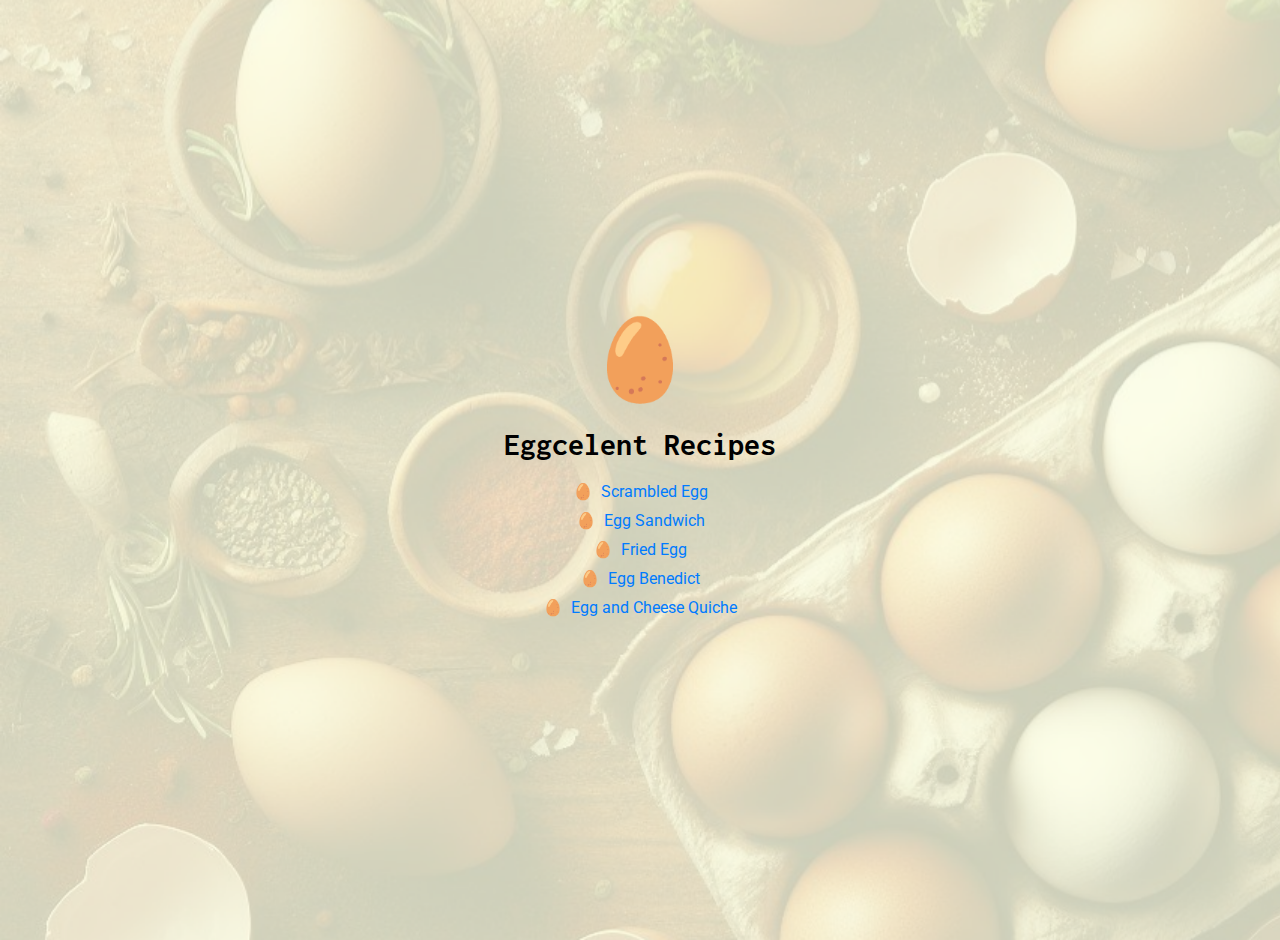
<file: index.html>
<!DOCTYPE html>
<html lang="en">
<head>
  <meta charset="UTF-8">
  <meta name="viewport" content="user-scalable=no, initial-scale=1, maximum-scale=1, minimum-scale=1, width=device-width, height=device-height, target-densitydpi=device-dpi"/>
  <meta name="description" content="Odin Recipes is a project dedicated to celebrating the versatility of eggs in the kitchen. From breakfast classics to innovative dinner ideas, we've got your egg cravings covered.">
  <meta name="keywords" content="chessur, Egg, odin, TOP, recipe, scrambled egg">
  <meta name="author" content="Chessur">
  <title>Egg Recipes | The Odin Project</title>
  <link rel="shortcut icon" href="favicon.ico" type="image/x-icon">
  <link rel="stylesheet" href="./main.css">
</head>
<body class="hidden">
  <div class="container">
    <div class="left">
      <p class="emoji">🥚</p>
      <h1>Eggcelent Recipes</h1>
      <ul class="center">
        <li><a href="./pages/eggScramble.html">Scrambled Egg</a></li>
        <li><a href="./pages/eggSandwich.html">Egg Sandwich</a></li>
        <li><a href="./pages/friedEgg.html">Fried Egg</a></li>
        <li><a href="./pages/eggBenedict.html">Egg Benedict</a></li>
        <li><a href="./pages/eggAndCheeseQuiche.html">Egg and Cheese Quiche</a></li>
      </ul>
    </div>
  </div>
</body>
</html>
</file>
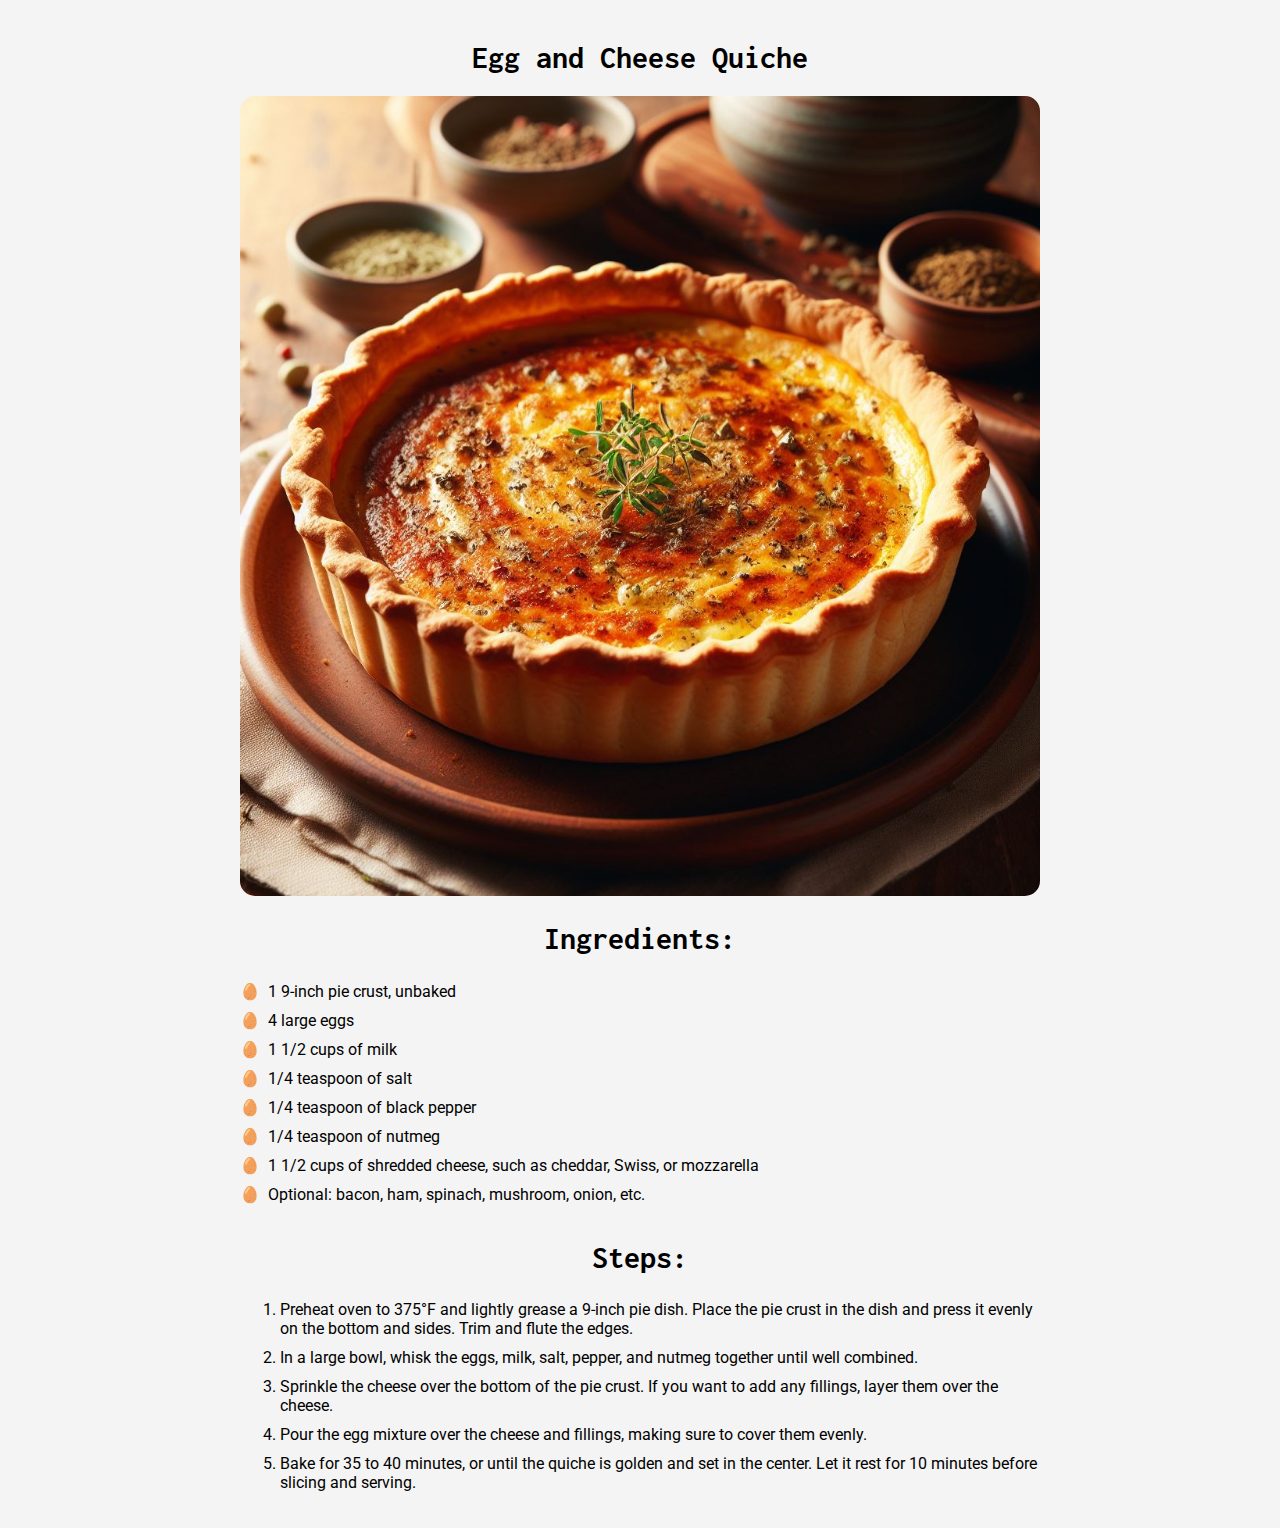
<file: pages/eggAndCheeseQuiche.html>
<!DOCTYPE html>
<html lang="en">
<head>
  <meta charset="UTF-8">
  <meta name="viewport" content="user-scalable=no, initial-scale=1, maximum-scale=1, minimum-scale=1, width=device-width, height=device-height, target-densitydpi=device-dpi"/>
  <meta name="description" content="Odin Recipes is a project dedicated to celebrating the versatility of eggs in the kitchen. From breakfast classics to innovative dinner ideas, we've got your egg cravings covered.">
  <meta name="keywords" content="chessur, Egg, odin, TOP, recipe, scrambled egg">
  <meta name="author" content="Chessur">
  <title>Egg and Cheese Quiche | Odin Recipes | The Odin Project</title>
  <link rel="stylesheet" href="../main.css">
</head>
<body>
  <article class="recipe">
    <h1>Egg and Cheese Quiche</h1>

    <img src="../images/eggAndCheeseQuiche.jpg" alt="Egg and Cheese Quiche" loading="lazy">

    <section class="ingredients">
      <h2>Ingredients:</h2>
      <ul>
        <li>1 9-inch pie crust, unbaked</li>
        <li>4 large eggs</li>
        <li>1 1/2 cups of milk</li>
        <li>1/4 teaspoon of salt</li>
        <li>1/4 teaspoon of black pepper</li>
        <li>1/4 teaspoon of nutmeg</li>
        <li>1 1/2 cups of shredded cheese, such as cheddar, Swiss, or mozzarella</li>
        <li>Optional: bacon, ham, spinach, mushroom, onion, etc.</li>
      </ul>
    </section>

    <section class="procedure">
      <h2>Steps:</h2>
      <ol>
        <li>Preheat oven to 375°F and lightly grease a 9-inch pie dish. Place the pie crust in the dish and press it evenly on the bottom and sides. Trim and flute the edges.</li>
        <li>In a large bowl, whisk the eggs, milk, salt, pepper, and nutmeg together until well combined.</li>
        <li>Sprinkle the cheese over the bottom of the pie crust. If you want to add any fillings, layer them over the cheese.</li>
        <li>Pour the egg mixture over the cheese and fillings, making sure to cover them evenly.</li>
        <li>Bake for 35 to 40 minutes, or until the quiche is golden and set in the center. Let it rest for 10 minutes before slicing and serving.</li>
      </ol>
    </section>
  </article>
</body>
</html>
</file>
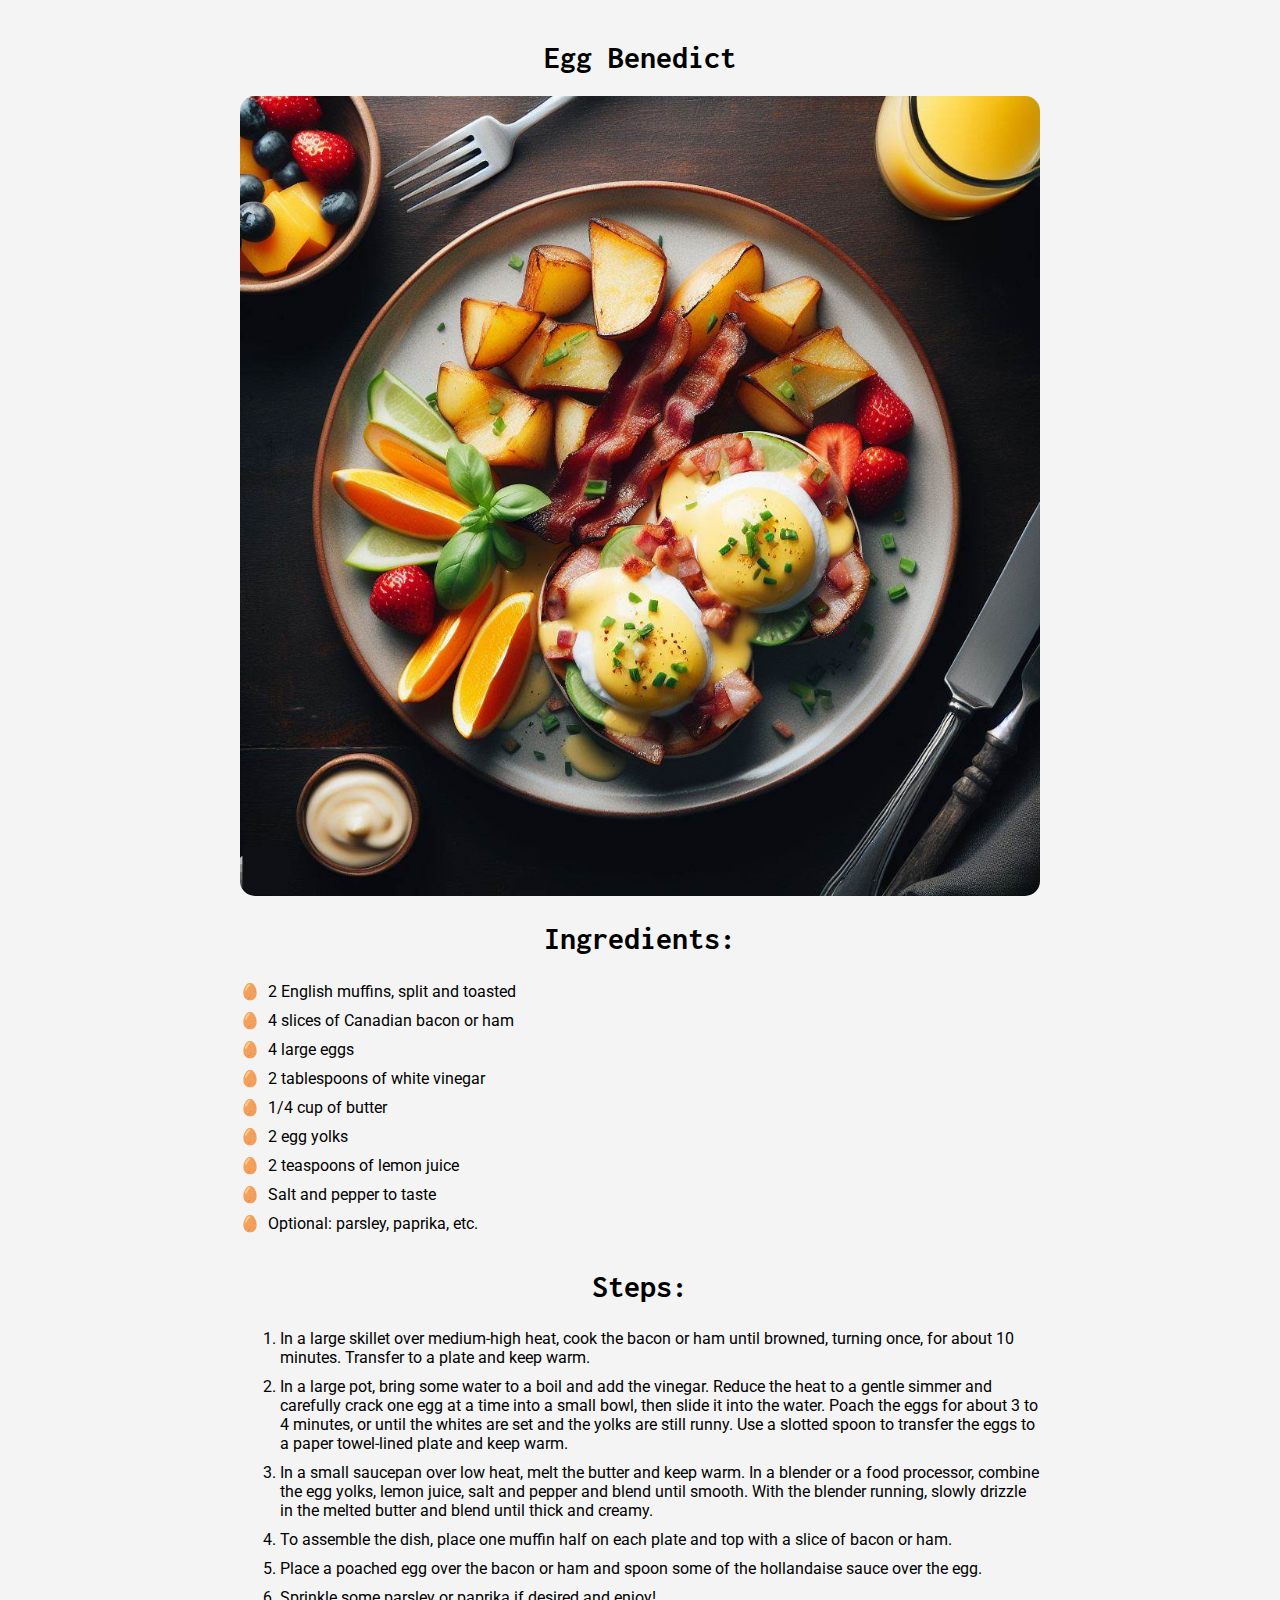
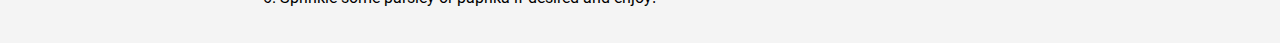
<file: pages/eggBenedict.html>
<!DOCTYPE html>
<html lang="en">
<head>
  <meta charset="UTF-8">
  <meta name="viewport" content="user-scalable=no, initial-scale=1, maximum-scale=1, minimum-scale=1, width=device-width, height=device-height, target-densitydpi=device-dpi"/>
  <meta name="description" content="Odin Recipes is a project dedicated to celebrating the versatility of eggs in the kitchen. From breakfast classics to innovative dinner ideas, we've got your egg cravings covered.">
  <meta name="keywords" content="chessur, Egg, odin, TOP, recipe, scrambled egg">
  <meta name="author" content="Chessur">
  <title>Egg Benedict | Odin Recipes | The Odin Project</title>
  <link rel="stylesheet" href="./../main.css">
</head>
<body>
  <article class="recipe">
    <h1>Egg Benedict</h1>

    <img src="../images/eggBenedict.png" alt="Egg Benedict" loading="lazy">

    <section class="ingredients">
      <h2>Ingredients:</h2>
      <ul>
        <li>2 English muffins, split and toasted</li>
        <li>4 slices of Canadian bacon or ham</li>
        <li>4 large eggs</li>
        <li>2 tablespoons of white vinegar</li>
        <li>1/4 cup of butter</li>
        <li>2 egg yolks</li>
        <li>2 teaspoons of lemon juice</li>
        <li>Salt and pepper to taste</li>
        <li>Optional: parsley, paprika, etc.</li>
      </ul>
    </section>

    <section class="procedure">
      <h2>Steps:</h2>
      <ol>
        <li>In a large skillet over medium-high heat, cook the bacon or ham until browned, turning once, for about 10 minutes. Transfer to a plate and keep warm.</li>
        <li>In a large pot, bring some water to a boil and add the vinegar. Reduce the heat to a gentle simmer and carefully crack one egg at a time into a small bowl, then slide it into the water. Poach the eggs for about 3 to 4 minutes, or until the whites are set and the yolks are still runny. Use a slotted spoon to transfer the eggs to a paper towel-lined plate and keep warm.</li>
        <li>In a small saucepan over low heat, melt the butter and keep warm. In a blender or a food processor, combine the egg yolks, lemon juice, salt and pepper and blend until smooth. With the blender running, slowly drizzle in the melted butter and blend until thick and creamy.</li>
        <li>To assemble the dish, place one muffin half on each plate and top with a slice of bacon or ham.</li>
        <li>Place a poached egg over the bacon or ham and spoon some of the hollandaise sauce over the egg.</li>
        <li>Sprinkle some parsley or paprika if desired and enjoy!</li>
      </ol>
    </section>
  </article>
</body>
</html>
</file>
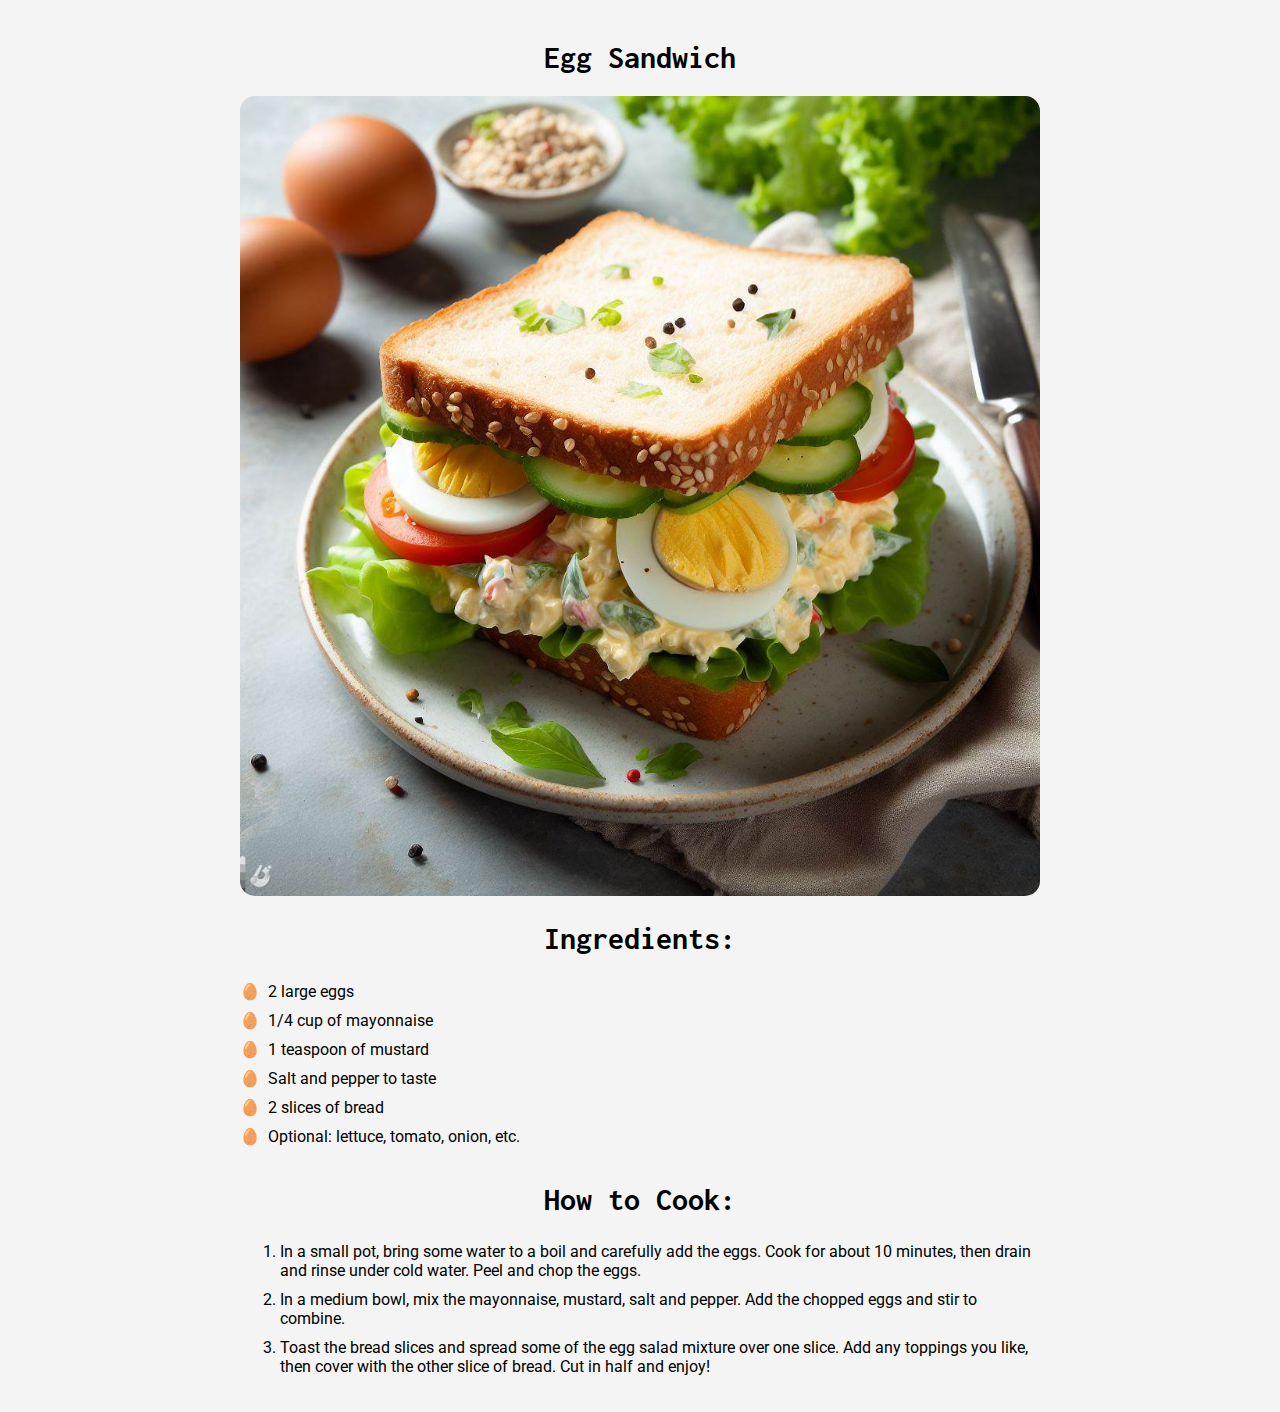
<file: pages/eggSandwich.html>
<!DOCTYPE html>
<html lang="en">
<head>
  <meta charset="UTF-8">
  <meta name="viewport" content="user-scalable=no, initial-scale=1, maximum-scale=1, minimum-scale=1, width=device-width, height=device-height, target-densitydpi=device-dpi"/>
  <meta name="description" content="Odin Recipes is a project dedicated to celebrating the versatility of eggs in the kitchen. From breakfast classics to innovative dinner ideas, we've got your egg cravings covered.">
  <meta name="keywords" content="chessur, Egg, odin, TOP, recipe, scrambled egg">
  <meta name="author" content="Chessur">
  <title>Egg Sandwich | Odin Recipes | The Odin Project</title>
  <link rel="stylesheet" href="../main.css">
  </head>
<body>
  <article class="recipe">
    <h1>Egg Sandwich</h1>

    <img src="../images/eggSandwich.jpg" alt="Egg Sandwich" loading="lazy">

    <section class="ingredients">
      <h2>Ingredients:</h2>
      <ul>
        <li>2 large eggs</li>        
        <li>1/4 cup of mayonnaise</li>
        <li>1 teaspoon of mustard</li>
        <li>Salt and pepper to taste</li>
        <li>2 slices of bread</li>
        <li>Optional: lettuce, tomato, onion, etc.</li>        
      </ul>
    </section>

    <section class="procedure">
      <h2>How to Cook:</h2>
      <ol>
        <li>In a small pot, bring some water to a boil and carefully add the eggs. Cook for about 10 minutes, then drain and rinse under cold water. Peel and chop the eggs.</li>
        <li>In a medium bowl, mix the mayonnaise, mustard, salt and pepper. Add the chopped eggs and stir to combine.</li>
        <li>Toast the bread slices and spread some of the egg salad mixture over one slice. Add any toppings you like, then cover with the other slice of bread. Cut in half and enjoy!</li>
      </ol>
    </section>
  </article>
</body>
</html>
</file>
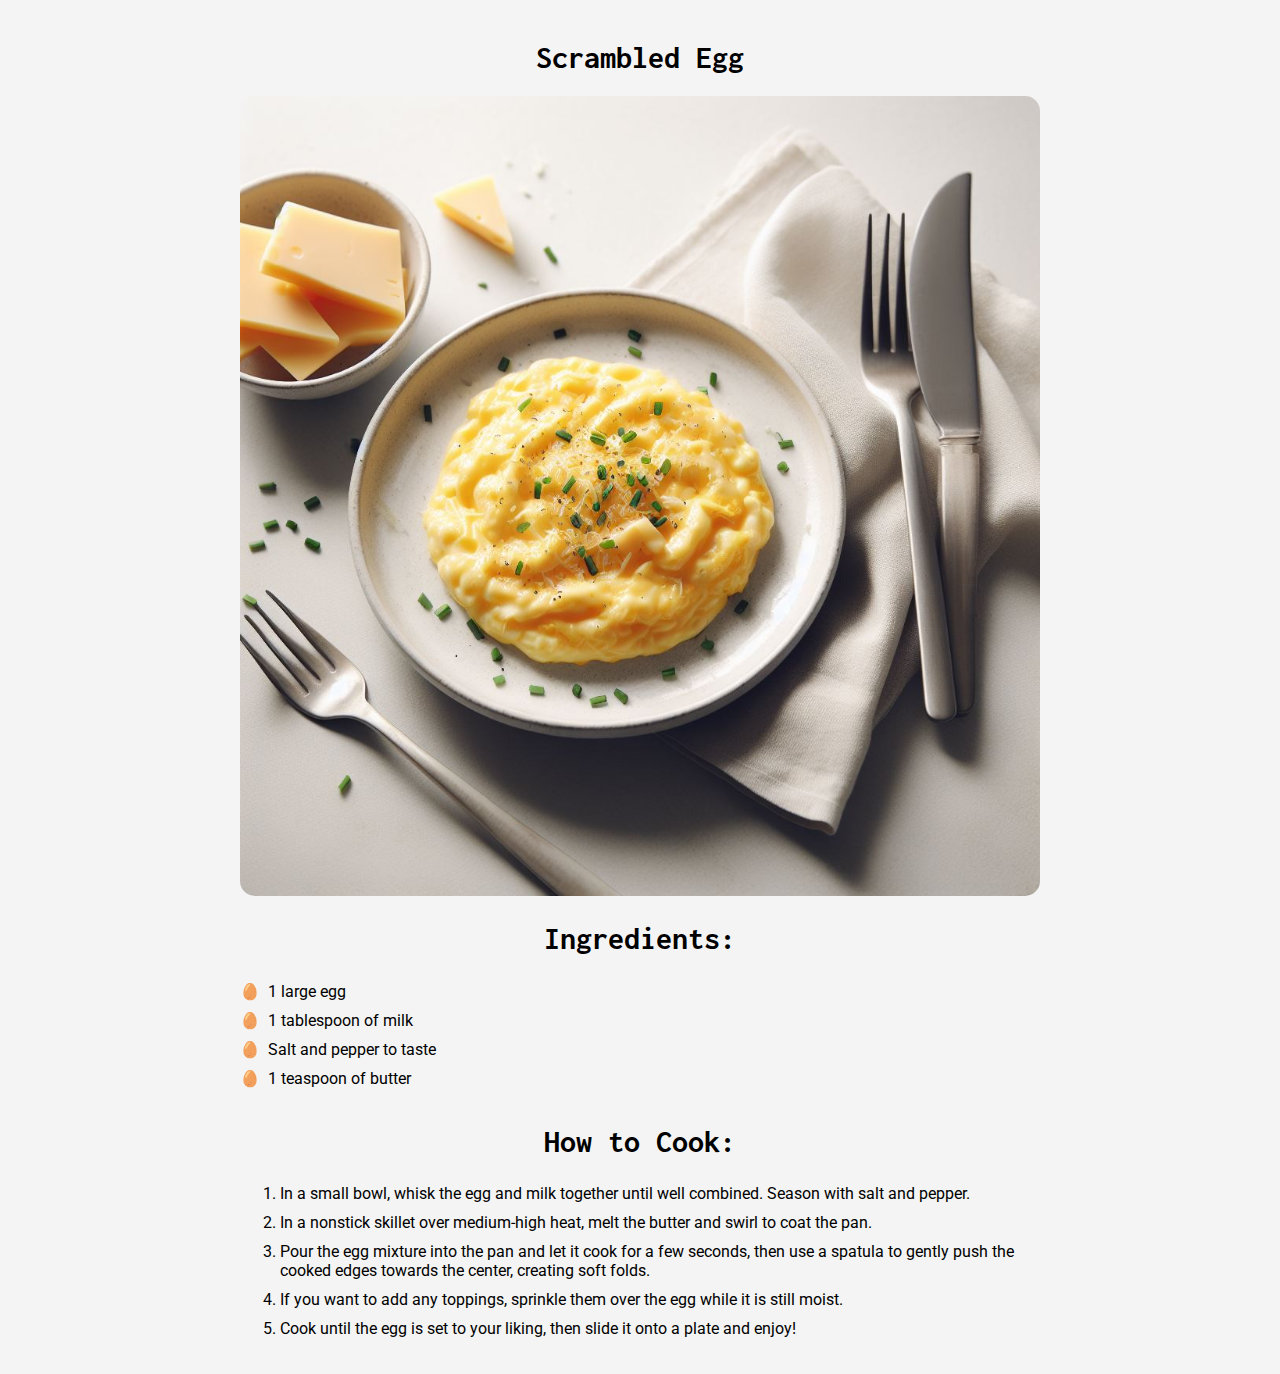
<file: pages/eggScramble.html>
<!DOCTYPE html>
<html lang="en">
<head>
  <meta charset="UTF-8">
  <meta name="viewport" content="user-scalable=no, initial-scale=1, maximum-scale=1, minimum-scale=1, width=device-width, height=device-height, target-densitydpi=device-dpi"/>
  <meta name="description" content="Odin Recipes is a project dedicated to celebrating the versatility of eggs in the kitchen. From breakfast classics to innovative dinner ideas, we've got your egg cravings covered.">
  <meta name="keywords" content="chessur, Egg, odin, TOP, recipe, scrambled egg">
  <meta name="author" content="Chessur">
  <title>Scrambled Egg | Odin Recipes | The Odin Project</title>
  <link rel="stylesheet" href="../main.css">
</head>
<body>
  <article class="recipe">
    <h1>Scrambled Egg</h1>

    <img src="../images/scrambledEgg.jpg" alt="Scrambled Egg" loading="lazy">

    <section class="ingredients">
      <h2>Ingredients:</h2>
      <ul>
        <li>1 large egg</li>
        <li>1 tablespoon of milk</li>
        <li>Salt and pepper to taste</li>
        <li>1 teaspoon of butter</li>
      </ul>
    </section>

    <section class="procedure">
      <h2>How to Cook:</h2>
      <ol>
        <li>In a small bowl, whisk the egg and milk together until well combined. Season with salt and pepper.</li>
        <li>In a nonstick skillet over medium-high heat, melt the butter and swirl to coat the pan.</li>
        <li>Pour the egg mixture into the pan and let it cook for a few seconds, then use a spatula to gently push the cooked edges towards the center, creating soft folds.</li>
        <li>If you want to add any toppings, sprinkle them over the egg while it is still moist.</li>
        <li>Cook until the egg is set to your liking, then slide it onto a plate and enjoy!</li>
      </ol>
    </section>
  </article>
</body>
</html>
</file>
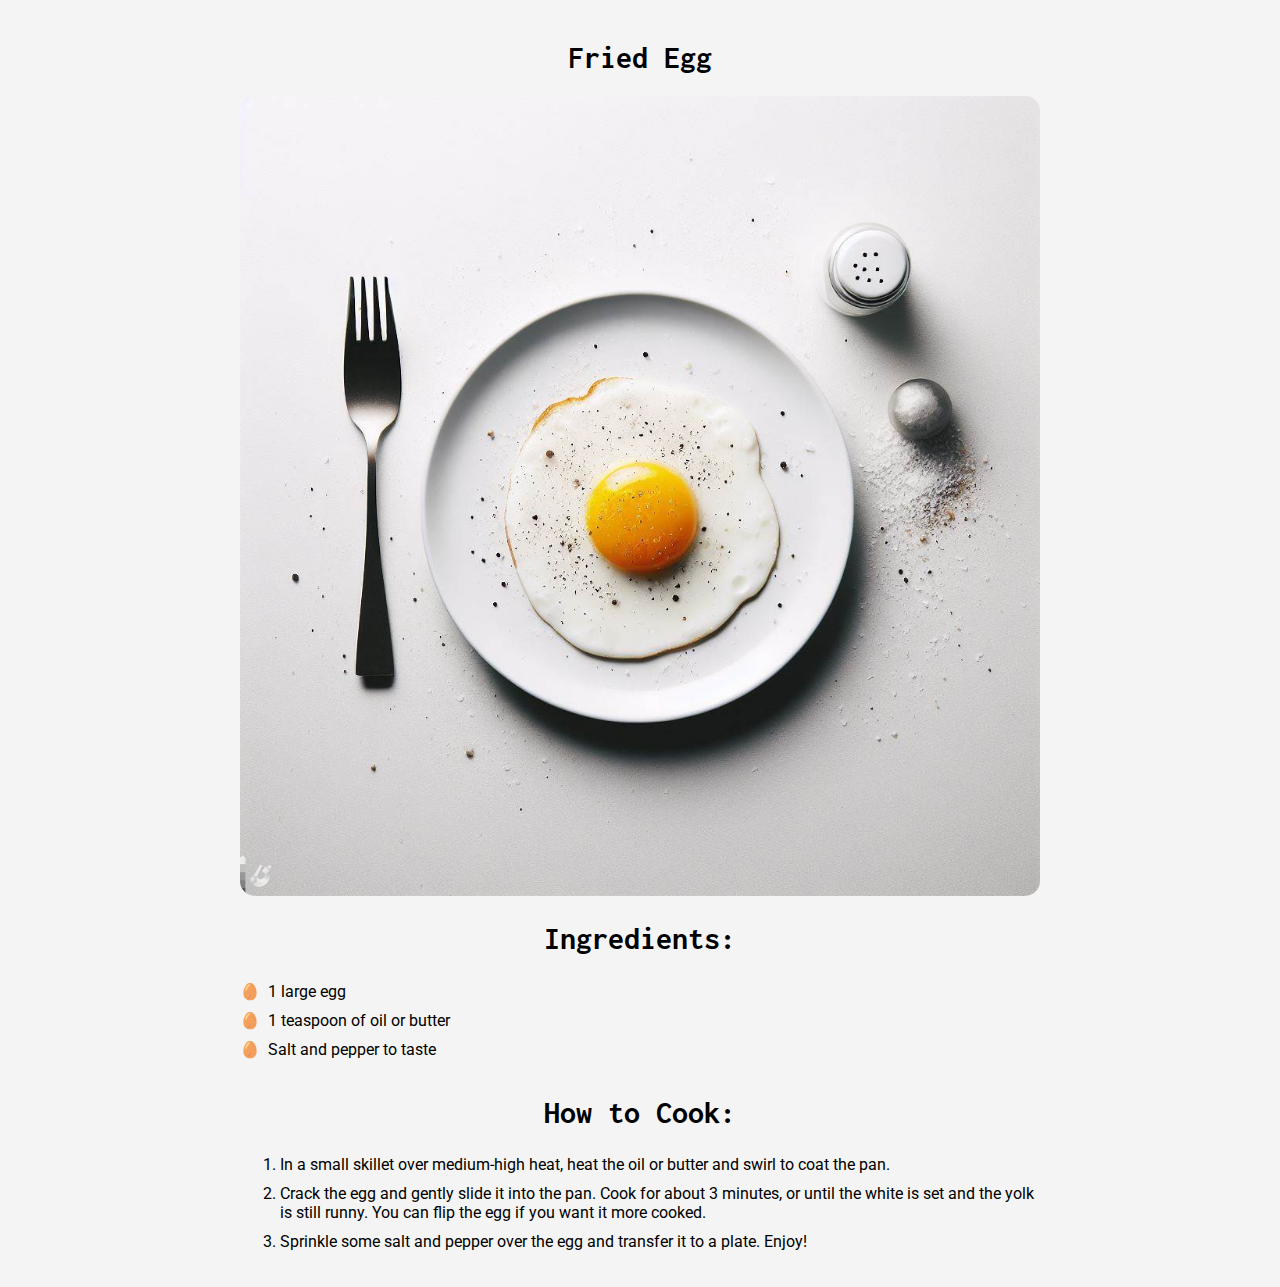
<file: pages/friedEgg.html>
<!DOCTYPE html>
<html lang="en">
<head>
  <meta charset="UTF-8">
  <meta name="viewport" content="user-scalable=no, initial-scale=1, maximum-scale=1, minimum-scale=1, width=device-width, height=device-height, target-densitydpi=device-dpi"/>
  <meta name="description" content="Odin Recipes is a project dedicated to celebrating the versatility of eggs in the kitchen. From breakfast classics to innovative dinner ideas, we've got your egg cravings covered.">
  <meta name="keywords" content="chessur, Egg, odin, TOP, recipe, scrambled egg">
  <meta name="author" content="Chessur">
  <title>Fried Egg | Odin Recipes | The Odin Project</title>
  <link rel="stylesheet" href="../main.css">
  </head>
<body>
  <article class="recipe">
    <h1>Fried Egg</h1>

    <img src="../images/friedEgg.jpg" alt="Fried Egg" loading="lazy">

    <section class="ingredients">
      <h2>Ingredients:</h2>
      <ul>
        <li>1 large egg</li>
        <li>1 teaspoon of oil or butter</li>
        <li>Salt and pepper to taste</li>
      </ul>
    </section>

    <section class="procedure">
      <h2>How to Cook:</h2>
      <ol>
        <li>In a small skillet over medium-high heat, heat the oil or butter and swirl to coat the pan.</li>
        <li>Crack the egg and gently slide it into the pan. Cook for about 3 minutes, or until the white is set and the yolk is still runny. You can flip the egg if you want it more cooked.</li>
        <li>Sprinkle some salt and pepper over the egg and transfer it to a plate. Enjoy!</li>
      </ol>
    </section>
  </article>
</body>
</html>
</file>
<file: main.css>
@import url('https://fonts.googleapis.com/css2?family=Inconsolata:wght@700&family=Roboto&display=swap');

body {
  margin: 0;
  font-family: Roboto, sans-serif;
  background-color: #f4f4f4;
}

.hidden{
  overflow: hidden;
}

.container {
  background-image: url("./images/cover.png");
  background-repeat: no-repeat;
  background-size: cover;
  display: flex;
  flex-direction: column;
  justify-content: center;
  align-items: center;
  margin: 0 auto;
  padding: 20px;
  height: 100dvh;
}

article {
  display: flex;
  flex-direction: column;
  justify-content: space-between;
  max-width: 800px;
  margin: 0 auto;
  padding: 20px;
}

ul {
  list-style-type: none;
  padding: 0;
  margin: 0;
}

.emoji {
  text-align: center;
  font-size: 5rem;
  margin: 0;
}

li {
  margin-bottom: 10px;
}

a {
  text-decoration: none;
  color: #007BFF;
}

h1, h2 {
  font-family: Inconsolata, serif;
  font-size: 2em;
  text-align: center;
}

.center {
  text-align: center;
  list-style-type: none;
}

ul li::before {
  content: "🥚"; 
  display: inline-block;
  margin-right: 8px; 
}

img {
  border-radius: 15px;
}
</file>
